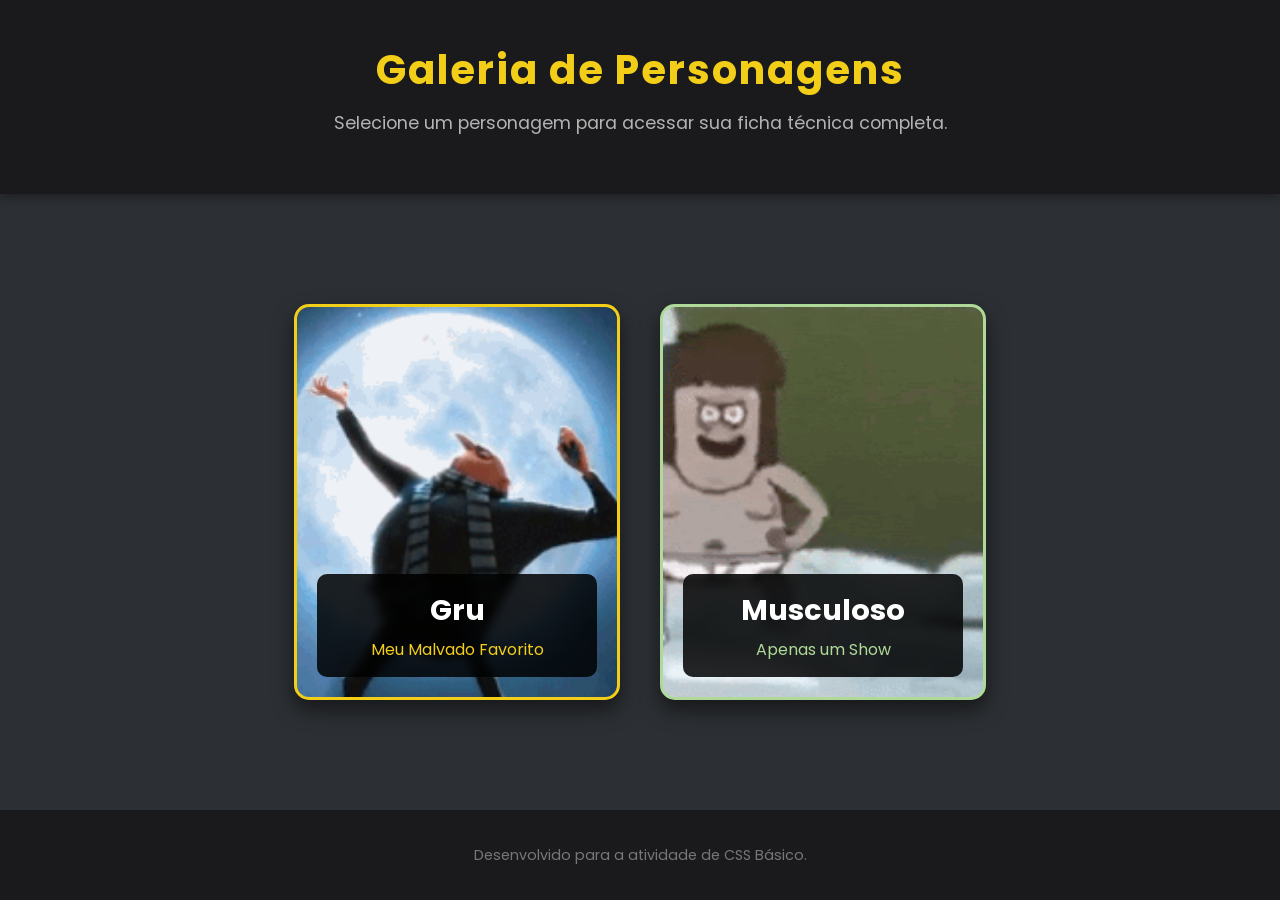
<file: index.html>
<!DOCTYPE html>
<html lang="pt-br">
<head>
  <meta charset="UTF-8">
  <meta name="viewport" content="width=device-width, initial-scale=1.0">
  <title>Seleção de Personagens</title>
  <link rel="stylesheet" href="menu.css">
</head>
<body>

  <header class="cabecalho-menu">
    <h1>Galeria de Personagens</h1>
    <p>Selecione um personagem para acessar sua ficha técnica completa.</p>
  </header>

  <main class="container-selecao">
    
    <a href="personagem1/ficha-personagem.html" class="cartao-personagem cartao-gru">
      <div class="conteudo-cartao">
        <h2>Gru</h2>
        <p>Meu Malvado Favorito</p>
      </div>
    </a>

    <a href="personagem2/index1.html" class="cartao-personagem cartao-musculoso">
      <div class="conteudo-cartao">
        <h2>Musculoso</h2>
        <p>Apenas um Show</p>
      </div>
    </a>

  </main>

  <footer>
    <p>Desenvolvido para a atividade de CSS Básico.</p>
  </footer>

</body>
</html>
</file>
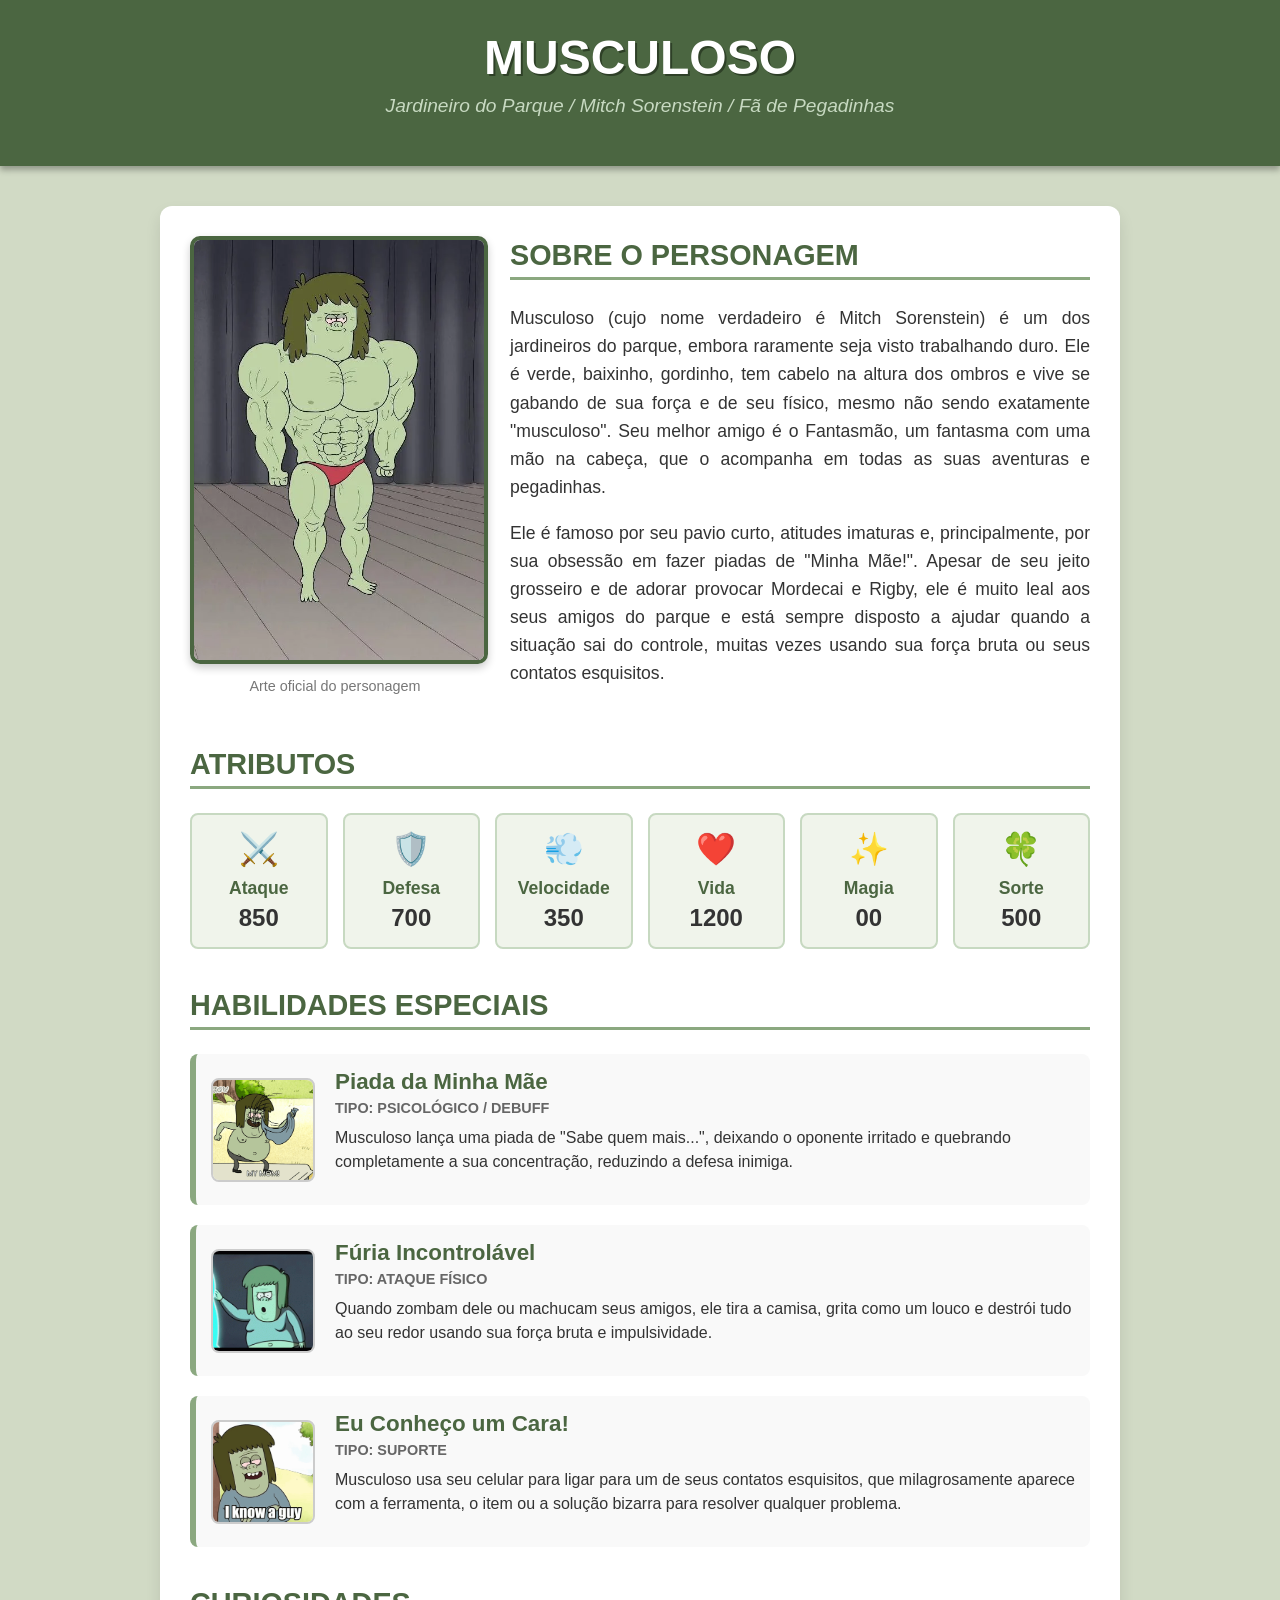
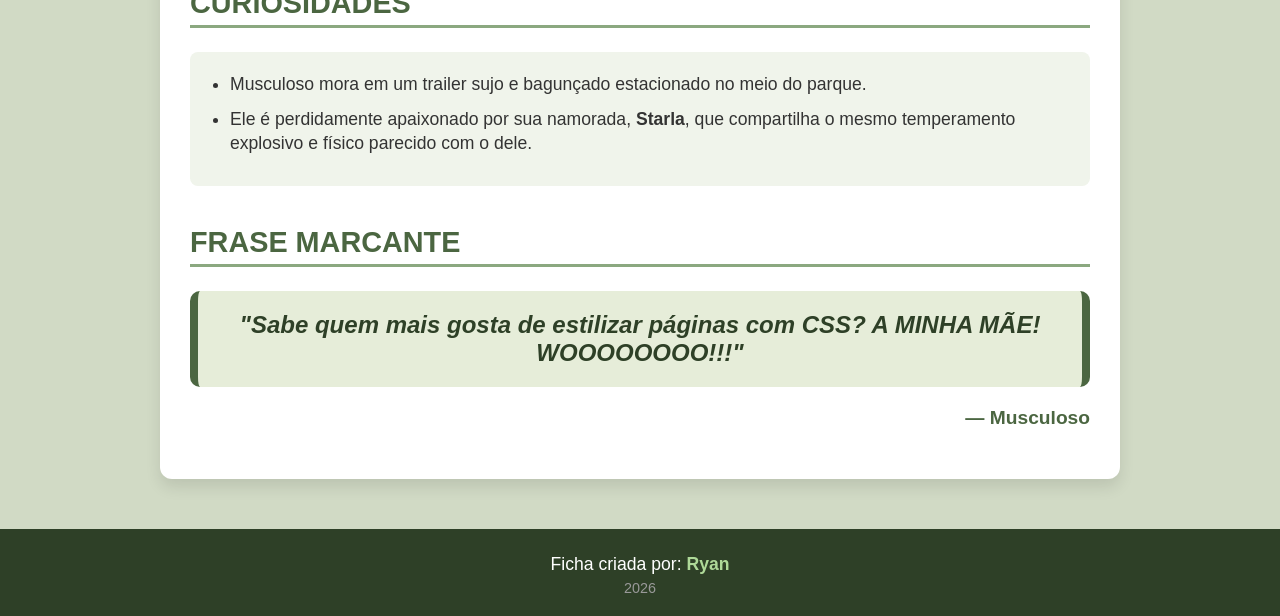
<file: personagem2/index1.html>
<!DOCTYPE html>
<html lang="pt-br">
<head>
  <meta charset="UTF-8">
  <meta name="viewport" content="width=device-width, initial-scale=1.0">
  <title>Ficha Técnica do Personagem</title>

  <link rel="stylesheet" href="style1.css">
</head>
<body>

  <header id="cabecalho">
    <h1 id="nome-personagem">Musculoso</h1>
    <p id="titulo-personagem">Jardineiro do Parque / Mitch Sorenstein / Fã de Pegadinhas</p>
  </header>

  <main id="conteudo-principal">

    <section id="secao-apresentacao">

      <div id="bloco-imagem">
        <img
          id="imagem-personagem"
          src="Musculoso.webp"
          alt="Imagem do personagem"
          width="300"
        >
        <p class="legenda">Arte oficial do personagem</p>
      </div>

      <div id="bloco-descricao">
        <h2 class="titulo-secao">Sobre o Personagem</h2>
        <p class="texto-descricao">
          Musculoso (cujo nome verdadeiro é Mitch Sorenstein) é um dos jardineiros do parque, embora raramente seja visto trabalhando duro. Ele é verde, baixinho, gordinho, tem cabelo na altura dos ombros e vive se gabando de sua força e de seu físico, mesmo não sendo exatamente "musculoso". Seu melhor amigo é o Fantasmão, um fantasma com uma mão na cabeça, que o acompanha em todas as suas aventuras e pegadinhas.
        </p>
        <p class="texto-descricao">
          Ele é famoso por seu pavio curto, atitudes imaturas e, principalmente, por sua obsessão em fazer piadas de "Minha Mãe!". Apesar de seu jeito grosseiro e de adorar provocar Mordecai e Rigby, ele é muito leal aos seus amigos do parque e está sempre disposto a ajudar quando a situação sai do controle, muitas vezes usando sua força bruta ou seus contatos esquisitos.
        </p>
      </div>

    </section>

    <section id="secao-atributos">
      <h2 class="titulo-secao">Atributos</h2>

      <div id="grade-atributos">

        <div class="card-atributo">
          <span class="icone-atributo">⚔️</span>
          <span class="nome-atributo">Ataque</span>
          <span class="valor-atributo">850</span>
        </div>

        <div class="card-atributo">
          <span class="icone-atributo">🛡️</span>
          <span class="nome-atributo">Defesa</span>
          <span class="valor-atributo">700</span>
        </div>

        <div class="card-atributo">
          <span class="icone-atributo">💨</span>
          <span class="nome-atributo">Velocidade</span>
          <span class="valor-atributo">350</span>
        </div>

        <div class="card-atributo">
          <span class="icone-atributo">❤️</span>
          <span class="nome-atributo">Vida</span>
          <span class="valor-atributo">1200</span>
        </div>

        <div class="card-atributo">
          <span class="icone-atributo">✨</span>
          <span class="nome-atributo">Magia</span>
          <span class="valor-atributo">00</span>
        </div>

        <div class="card-atributo">
          <span class="icone-atributo">🍀</span>
          <span class="nome-atributo">Sorte</span>
          <span class="valor-atributo">500</span>
        </div>

      </div>
    </section>

    <section id="secao-habilidades">
      <h2 class="titulo-secao">Habilidades Especiais</h2>

      <div id="lista-habilidades">

        <article class="card-habilidade">
          <img
            class="imagem-habilidade"
            src="mae.gif"
            alt="Piada da Minha Mãe"
          >
          <div class="info-habilidade">
            <h3 class="nome-habilidade">Piada da Minha Mãe</h3>
            <p class="tipo-habilidade">Tipo: Psicológico / Debuff</p>
            <p class="descricao-habilidade">Musculoso lança uma piada de "Sabe quem mais...", deixando o oponente irritado e quebrando completamente a sua concentração, reduzindo a defesa inimiga.</p>
          </div>
        </article>

        <article class="card-habilidade">
          <img
            class="imagem-habilidade"
            src="cara.gif"
            alt="Fúria Incontrolável"
          >
          <div class="info-habilidade">
            <h3 class="nome-habilidade">Fúria Incontrolável</h3>
            <p class="tipo-habilidade">Tipo: Ataque Físico</p>
            <p class="descricao-habilidade">Quando zombam dele ou machucam seus amigos, ele tira a camisa, grita como um louco e destrói tudo ao seu redor usando sua força bruta e impulsividade.</p>
          </div>
        </article>

        <article class="card-habilidade">
          <img
            class="imagem-habilidade"
            src="conheco.gif"
            alt="Chamada de Contato"
          >
          <div class="info-habilidade">
            <h3 class="nome-habilidade">Eu Conheço um Cara!</h3>
            <p class="tipo-habilidade">Tipo: Suporte</p>
            <p class="descricao-habilidade">Musculoso usa seu celular para ligar para um de seus contatos esquisitos, que milagrosamente aparece com a ferramenta, o item ou a solução bizarra para resolver qualquer problema.</p>
          </div>
        </article>

      </div>
    </section>

    <section id="secao-curiosidades">
      <h2 class="titulo-secao">Curiosidades</h2>

      <ul id="lista-curiosidades">
        <li class="item-curiosidade">Musculoso mora em um trailer sujo e bagunçado estacionado no meio do parque.</li>
        <li class="item-curiosidade">Ele é perdidamente apaixonado por sua namorada, <strong>Starla</strong>, que compartilha o mesmo temperamento explosivo e físico parecido com o dele.</li>
      </ul>
    </section>

    <section id="secao-frases">
      <h2 class="titulo-secao">Frase Marcante</h2>

      <blockquote id="frase-personagem">
        "Sabe quem mais gosta de estilizar páginas com CSS? A MINHA MÃE! WOOOOOOOO!!!"
      </blockquote>
      <p id="autor-frase">— Musculoso</p>

    </section>

  </main>

  <footer id="rodape">
    <p id="creditos">Ficha criada por: <span id="nome-aluno">Ryan</span></p>
    <p id="ano">2026</p>
  </footer>

</body>
</html>
</file>
<file: menu.css>
/* Importando uma fonte legal do Google Fonts para o menu */
@import url('https://fonts.googleapis.com/css2?family=Poppins:wght@400;700&display=swap');

body {
  font-family: 'Poppins', sans-serif;
  background-color: #2c2f33; /* Fundo escuro elegante */
  color: #ffffff;
  margin: 0;
  padding: 0;
  display: flex;
  flex-direction: column;
  min-height: 100vh;
}

/* --- Cabeçalho do Menu --- */
.cabecalho-menu {
  text-align: center;
  padding: 40px 20px;
  background-color: #1a1a1d;
  box-shadow: 0 4px 10px rgba(0, 0, 0, 0.3);
}

.cabecalho-menu h1 {
  margin: 0;
  font-size: 2.5rem;
  letter-spacing: 2px;
  color: #f2ce18; /* Amarelo Minion para dar destaque */
}

.cabecalho-menu p {
  color: #b3b3b3;
  font-size: 1.1rem;
  margin-top: 10px;
}

/* --- Contêiner Principal --- */
.container-selecao {
  flex: 1;
  display: flex;
  justify-content: center;
  align-items: center;
  gap: 40px;
  padding: 40px 20px;
  flex-wrap: wrap; /* Para telas menores */
}

/* --- Cartões Base --- */
.cartao-personagem {
  text-decoration: none;
  width: 280px;
  height: 350px;
  border-radius: 15px;
  display: flex;
  align-items: flex-end;
  padding: 20px;
  box-shadow: 0 10px 20px rgba(0, 0, 0, 0.5);
  transition: transform 0.3s ease, box-shadow 0.3s ease;
  position: relative;
  overflow: hidden;
  /* Propriedades base para a imagem de fundo de todos os cartões */
  background-size: cover;
  background-position: center;
  background-repeat: no-repeat;
}

.cartao-personagem:hover {
  transform: translateY(-10px);
  box-shadow: 0 15px 30px rgba(0, 0, 0, 0.7);
}

.conteudo-cartao {
  background: rgba(0, 0, 0, 0.85); /* Fundo semi-transparente mais escuro para o texto ler bem sobre a imagem */
  width: 100%;
  padding: 15px;
  border-radius: 10px;
  text-align: center;
  backdrop-filter: blur(5px);
}

.conteudo-cartao h2 {
  margin: 0;
  font-size: 1.8rem;
  color: #ffffff;
}

.conteudo-cartao p {
  margin: 5px 0 0 0;
  font-size: 1rem;
}

/* --- Imagem do Gru --- */
.cartao-gru {
  /* Puxando a imagem direto da pasta personagem1 */
  background-image: url('gru-moon.gif');
  border: 3px solid #f2ce18; /* Borda amarela */
}
.cartao-gru .conteudo-cartao p {
  color: #f2ce18;
}

/* --- Imagem do Musculoso --- */
.cartao-musculoso {
  /* Puxando a imagem direto da pasta personagem2 */
  background-image: url('musculoso3.gif');
  border: 3px solid #aed998; /* Borda verde clara */
}
.cartao-musculoso .conteudo-cartao p {
  color: #aed998;
}

/* --- Rodapé --- */
footer {
  text-align: center;
  padding: 20px;
  background-color: #1a1a1d;
  color: #777;
  font-size: 0.9rem;
}

/* --- Responsividade (Celulares) --- */
@media (max-width: 600px) {
  .cartao-personagem {
    width: 100%;
    max-width: 300px;
  }
}
</file>
<file: personagem2/style1.css>
/* ============================================================
   ATIVIDADE: Estilizando com CSS — Ficha Técnica do Personagem
   Aluno(a): Ryan
   Turma: 3 B
   Data: 2026
   ============================================================ */

/* ----------------------------------------------------------
   1. ESTILOS GERAIS DA PÁGINA
   ---------------------------------------------------------- */
   body {
    background-color: #d1dac5; /* Verde pálido meio sujo, lembrando o Musculoso */
    font-family: 'Arial', sans-serif;
    color: #333333;
    margin: 0;
    padding: 0;
  }
  
  /* ----------------------------------------------------------
     2. CABEÇALHO  →  #cabecalho
     ---------------------------------------------------------- */
  #cabecalho {
    background-color: #4b6641; /* Verde escuro de floresta/parque */
    color: #ffffff;
    text-align: center;
    padding: 30px 20px;
    box-shadow: 0 4px 6px rgba(0, 0, 0, 0.3);
  }
  
  #nome-personagem {
    font-size: 3rem;
    margin: 0;
    text-transform: uppercase;
    text-shadow: 2px 2px 0px #2e4027; /* Sombrinha para dar destaque */
  }
  
  #titulo-personagem {
    font-size: 1.2rem;
    font-style: italic;
    margin-top: 10px;
    color: #c7d9c1;
  }
  
  /* ----------------------------------------------------------
     3. CONTEÚDO PRINCIPAL  →  #conteudo-principal
     ---------------------------------------------------------- */
  #conteudo-principal {
    background-color: #ffffff;
    max-width: 900px;
    margin: 40px auto;
    padding: 30px;
    border-radius: 12px;
    box-shadow: 0 8px 15px rgba(0, 0, 0, 0.1);
  }
  
  /* ----------------------------------------------------------
     4. SEÇÃO DE APRESENTAÇÃO  →  #secao-apresentacao
     ---------------------------------------------------------- */
  #secao-apresentacao {
    display: flex;
    flex-wrap: wrap;
    gap: 30px;
    align-items: center;
    margin-bottom: 40px;
  }
  
  #bloco-imagem {
    flex: 1;
    min-width: 250px;
    text-align: center;
  }
  
  #imagem-personagem {
    border-radius: 10px;
    border: 4px solid #4b6641;
    box-shadow: 0 4px 8px rgba(0, 0, 0, 0.2);
    max-width: 100%;
    height: auto;
  }
  
  .legenda {
    font-size: 0.9rem;
    color: #777777;
    margin-top: 10px;
  }
  
  #bloco-descricao {
    flex: 2;
    min-width: 300px;
  }
  
  /* ----------------------------------------------------------
     5. TÍTULOS DE SEÇÃO  →  .titulo-secao
     ---------------------------------------------------------- */
  .titulo-secao {
    color: #4b6641;
    border-bottom: 3px solid #8ba880;
    padding-bottom: 5px;
    margin-top: 0;
    font-size: 1.8rem;
    text-transform: uppercase;
  }
  
  /* ----------------------------------------------------------
     6. TEXTOS DE DESCRIÇÃO  →  .texto-descricao
     ---------------------------------------------------------- */
  .texto-descricao {
    line-height: 1.6;
    font-size: 1.1rem;
    text-align: justify;
  }
  
  /* ----------------------------------------------------------
     7. SEÇÃO DE ATRIBUTOS  →  #secao-atributos
     ---------------------------------------------------------- */
  #secao-atributos {
    margin-bottom: 40px;
  }
  
  #grade-atributos {
    display: grid;
    grid-template-columns: repeat(auto-fit, minmax(120px, 1fr));
    gap: 15px;
    margin-top: 20px;
  }
  
  /* Cada card de atributo individualmente */
  .card-atributo {
    background-color: #f0f4eb;
    border: 2px solid #c7d9c1;
    border-radius: 8px;
    padding: 15px;
    text-align: center;
    display: flex;
    flex-direction: column;
    transition: transform 0.2s;
  }
  
  .card-atributo:hover {
    transform: scale(1.05); /* Efeitinho bacana ao passar o mouse */
    border-color: #4b6641;
  }
  
  .icone-atributo {
    font-size: 2rem;
    margin-bottom: 10px;
  }
  
  .nome-atributo {
    font-weight: bold;
    font-size: 1.1rem;
    color: #4b6641;
  }
  
  .valor-atributo {
    font-size: 1.5rem;
    font-weight: 900;
    color: #333333;
    margin-top: 5px;
  }
  
  /* ----------------------------------------------------------
     8. SEÇÃO DE HABILIDADES  →  #secao-habilidades
     ---------------------------------------------------------- */
  #secao-habilidades {
    margin-bottom: 40px;
  }
  
  #lista-habilidades {
    display: flex;
    flex-direction: column;
    gap: 20px;
  }
  
  /* Cada card de habilidade */
  .card-habilidade {
    display: flex;
    flex-wrap: wrap;
    gap: 20px;
    background-color: #f9f9f9;
    border-left: 6px solid #8ba880;
    border-radius: 8px;
    padding: 15px;
    align-items: center;
  }
  
  .imagem-habilidade {
    width: 100px;
    height: 100px;
    object-fit: cover;
    border-radius: 8px;
    border: 2px solid #ccc;
  }
  
  .info-habilidade {
    flex: 1;
  }
  
  .nome-habilidade {
    margin: 0 0 5px 0;
    color: #4b6641;
    font-size: 1.4rem;
  }
  
  .tipo-habilidade {
    margin: 0;
    font-weight: bold;
    color: #666;
    font-size: 0.9rem;
    text-transform: uppercase;
  }
  
  .descricao-habilidade {
    margin-top: 10px;
    line-height: 1.5;
  }
  
  /* ----------------------------------------------------------
     9. SEÇÃO DE CURIOSIDADES  →  #secao-curiosidades
     ---------------------------------------------------------- */
  #secao-curiosidades {
    margin-bottom: 40px;
  }
  
  #lista-curiosidades {
    background-color: #f0f4eb;
    padding: 20px 20px 20px 40px;
    border-radius: 8px;
  }
  
  .item-curiosidade {
    margin-bottom: 10px;
    font-size: 1.1rem;
    line-height: 1.4;
  }
  
  /* ----------------------------------------------------------
     10. SEÇÃO DE FRASES  →  #secao-frases
     ---------------------------------------------------------- */
  #secao-frases {
    margin-bottom: 20px;
  }
  
  #frase-personagem {
    font-size: 1.5rem;
    font-style: italic;
    font-weight: bold;
    color: #2e4027;
    text-align: center;
    margin: 20px 0;
    padding: 20px;
    background-color: #e6edd9;
    border-radius: 10px;
    border-left: 8px solid #4b6641;
    border-right: 8px solid #4b6641;
  }
  
  #autor-frase {
    text-align: right;
    font-weight: bold;
    font-size: 1.2rem;
    color: #4b6641;
  }
  
  /* ----------------------------------------------------------
     11. RODAPÉ  →  #rodape
     ---------------------------------------------------------- */
  #rodape {
    background-color: #2e4027;
    color: #ffffff;
    text-align: center;
    padding: 20px;
    margin-top: 50px;
  }
  
  #creditos {
    margin: 5px 0;
    font-size: 1.1rem;
  }
  
  #nome-aluno {
    font-weight: bold;
    color: #aed998;
  }
  
  #ano {
    margin: 5px 0 0 0;
    font-size: 0.9rem;
    color: #999999;
  }
  
  /* ----------------------------------------------------------
     ÁREA LIVRE
     ---------------------------------------------------------- */
  /* Ajuste responsivo para telas menores (celulares) */
  @media (max-width: 600px) {
    #secao-apresentacao {
      flex-direction: column;
      text-align: center;
    }
    
    .card-habilidade {
      flex-direction: column;
      text-align: center;
    }
  }
</file>
